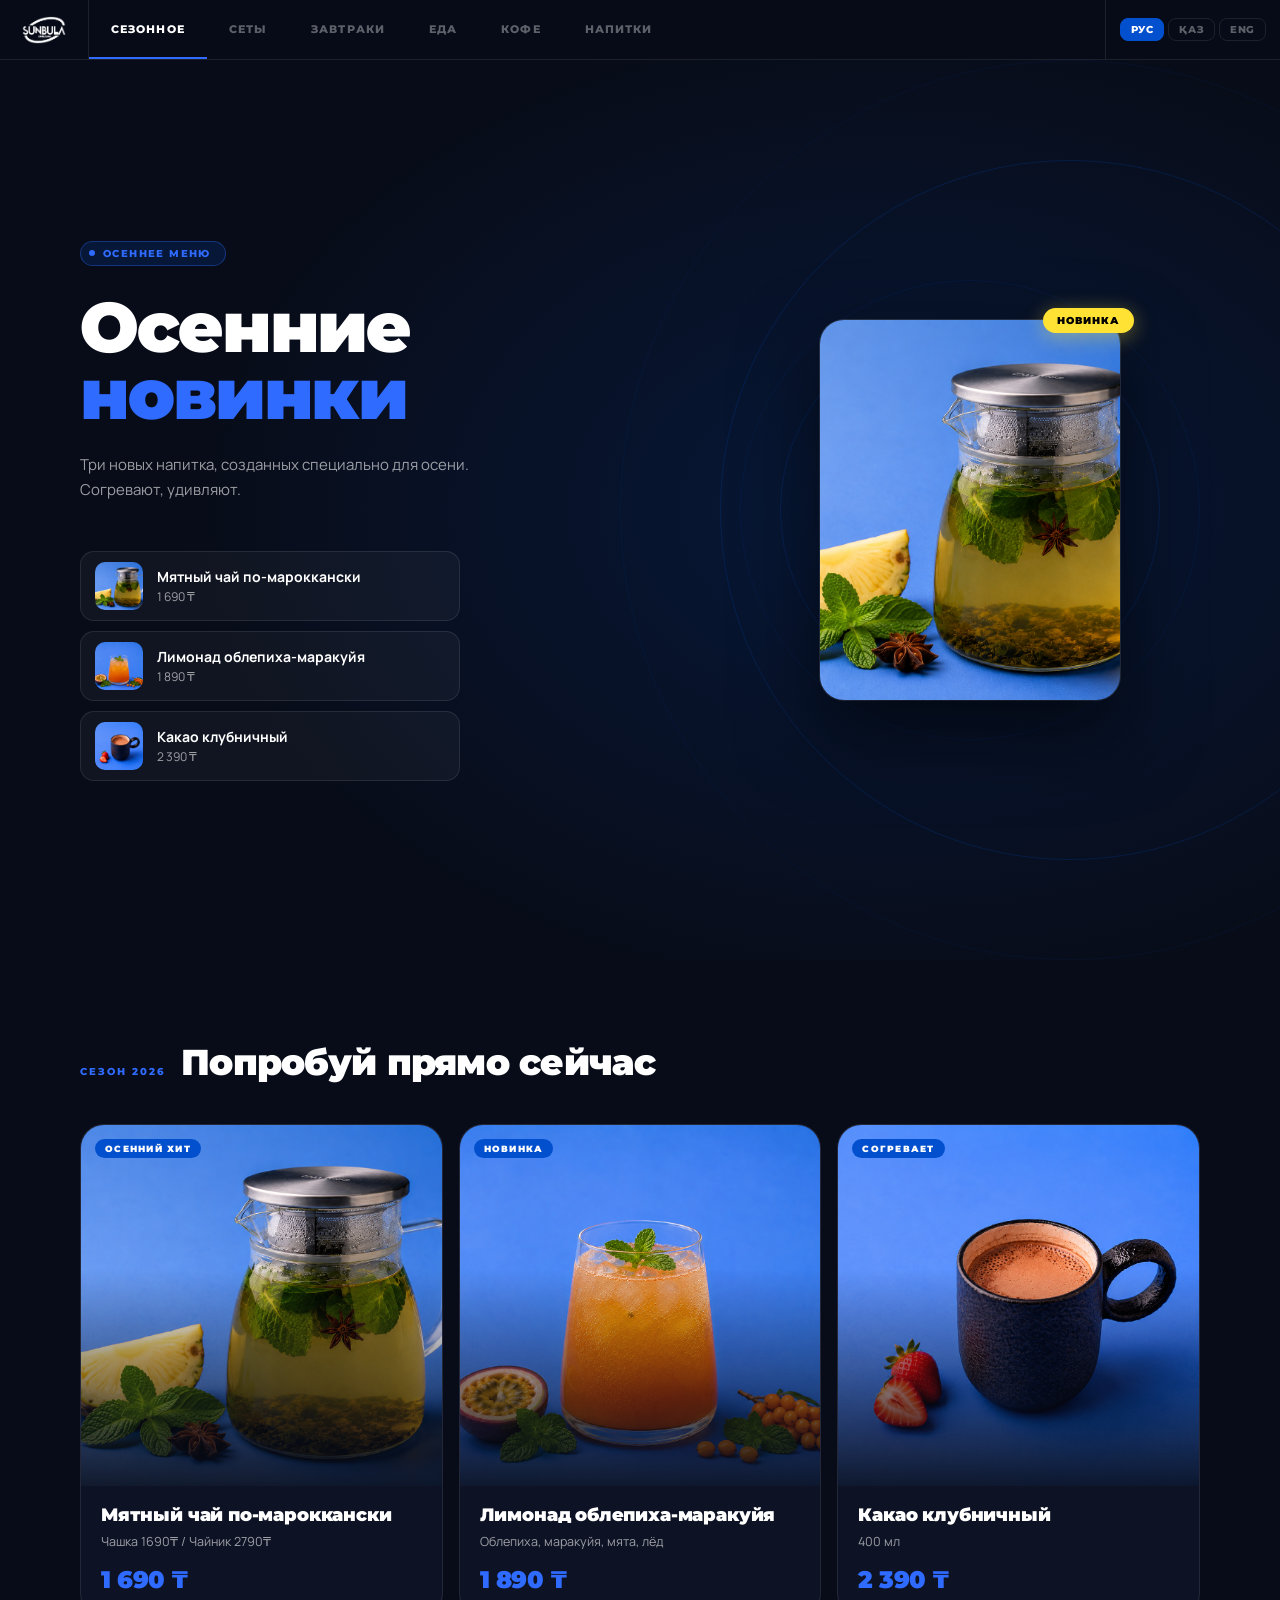
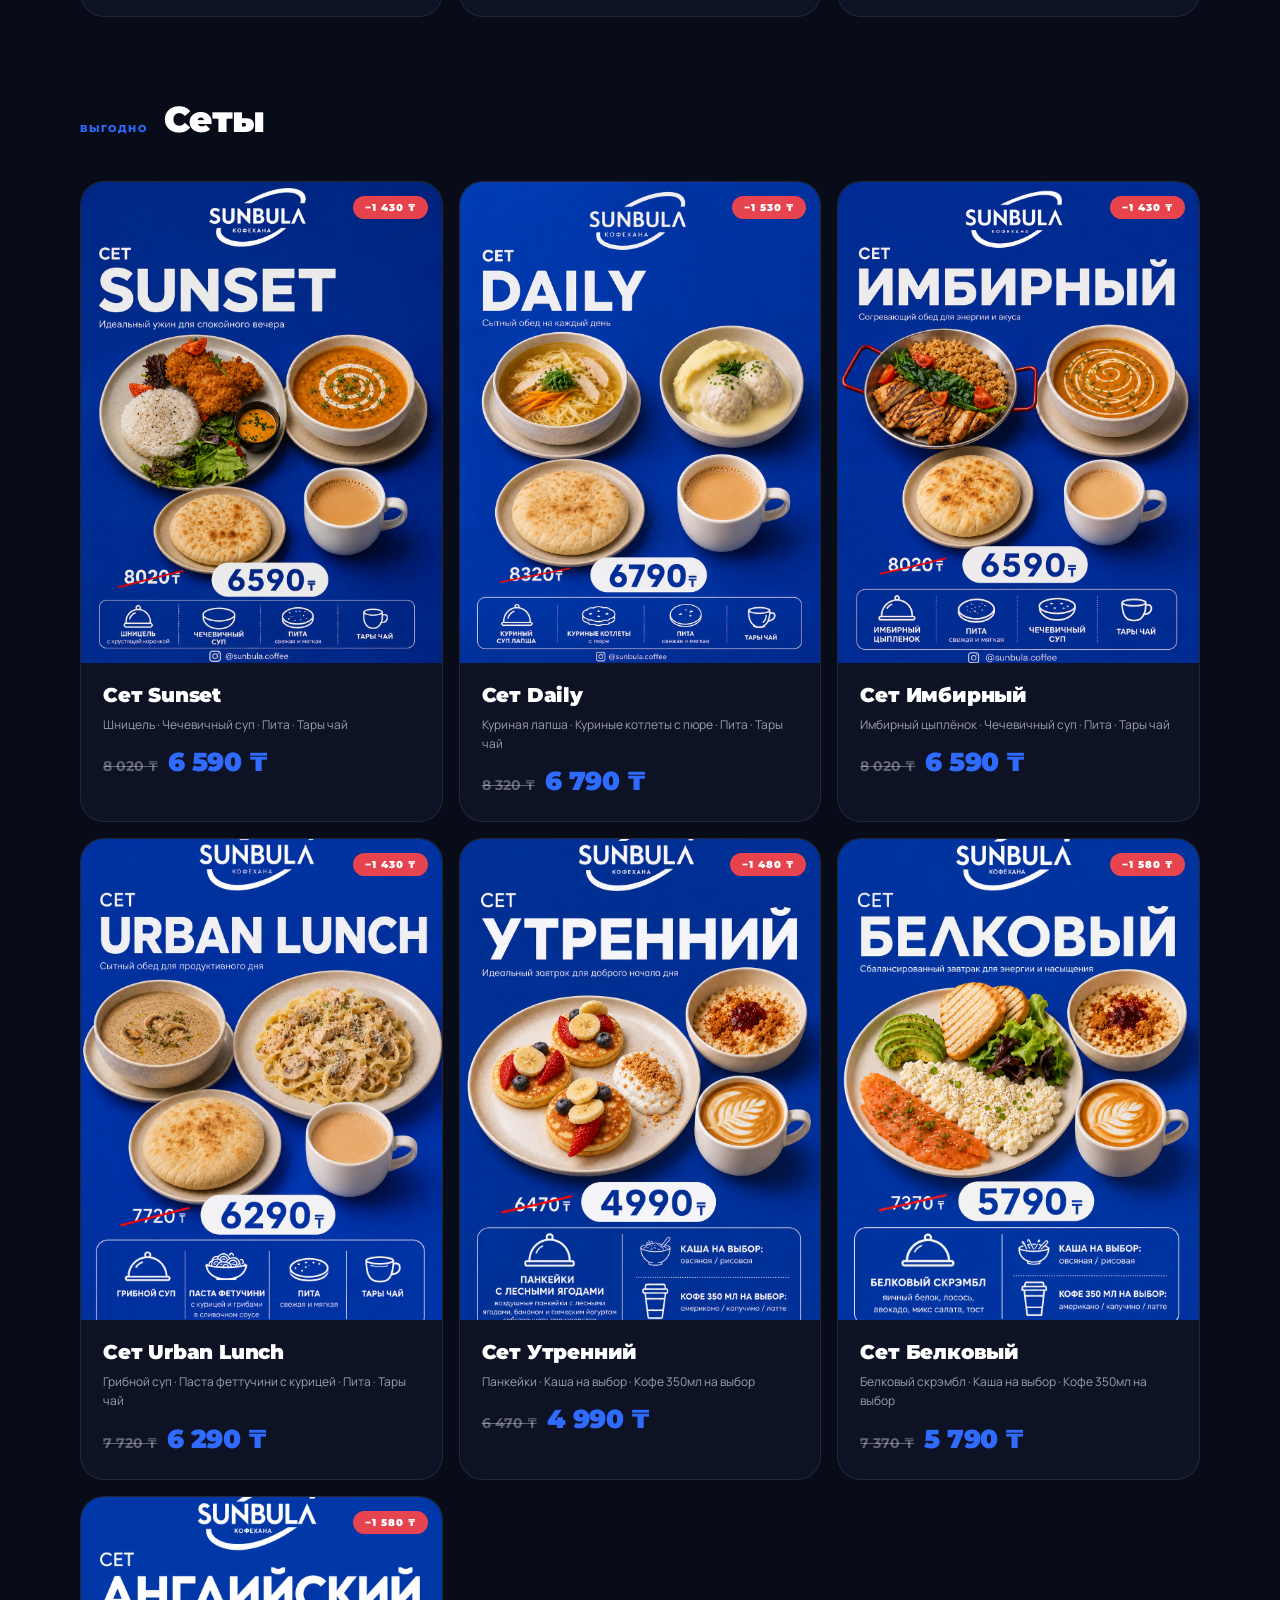
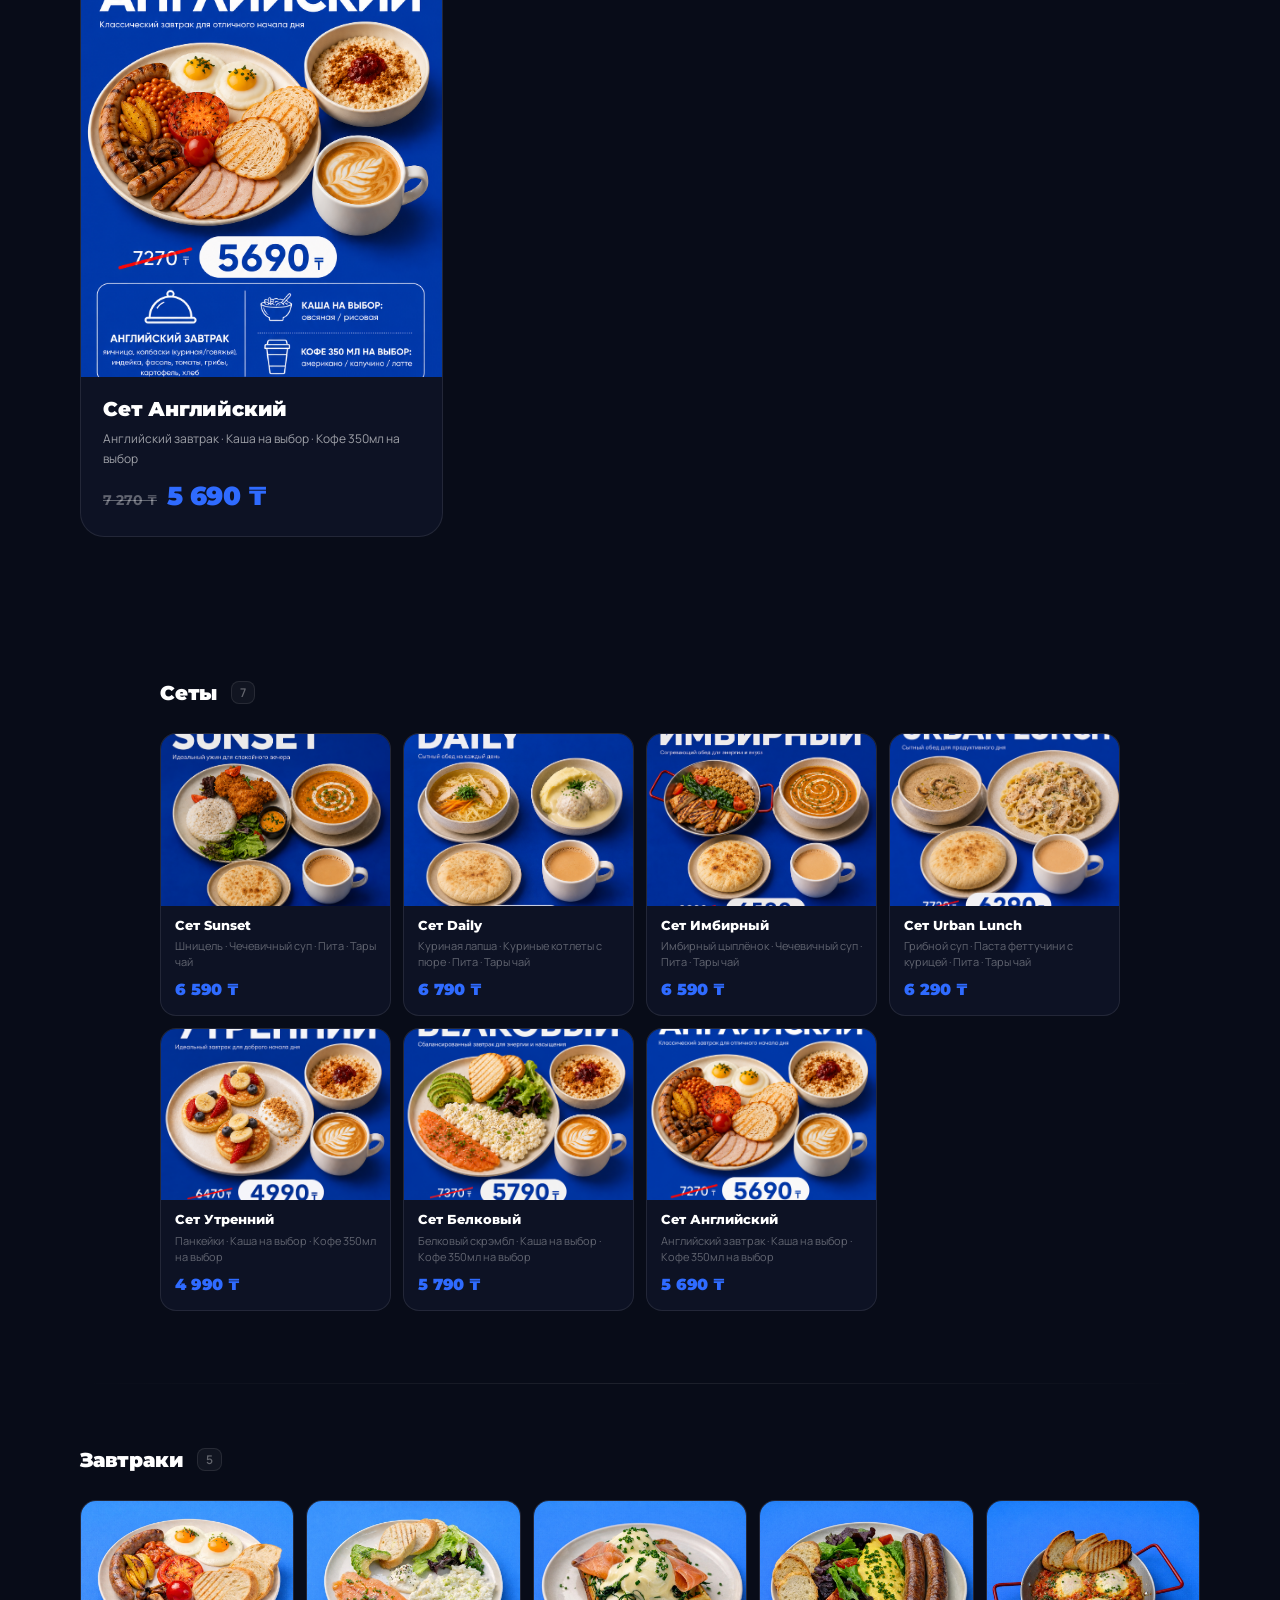
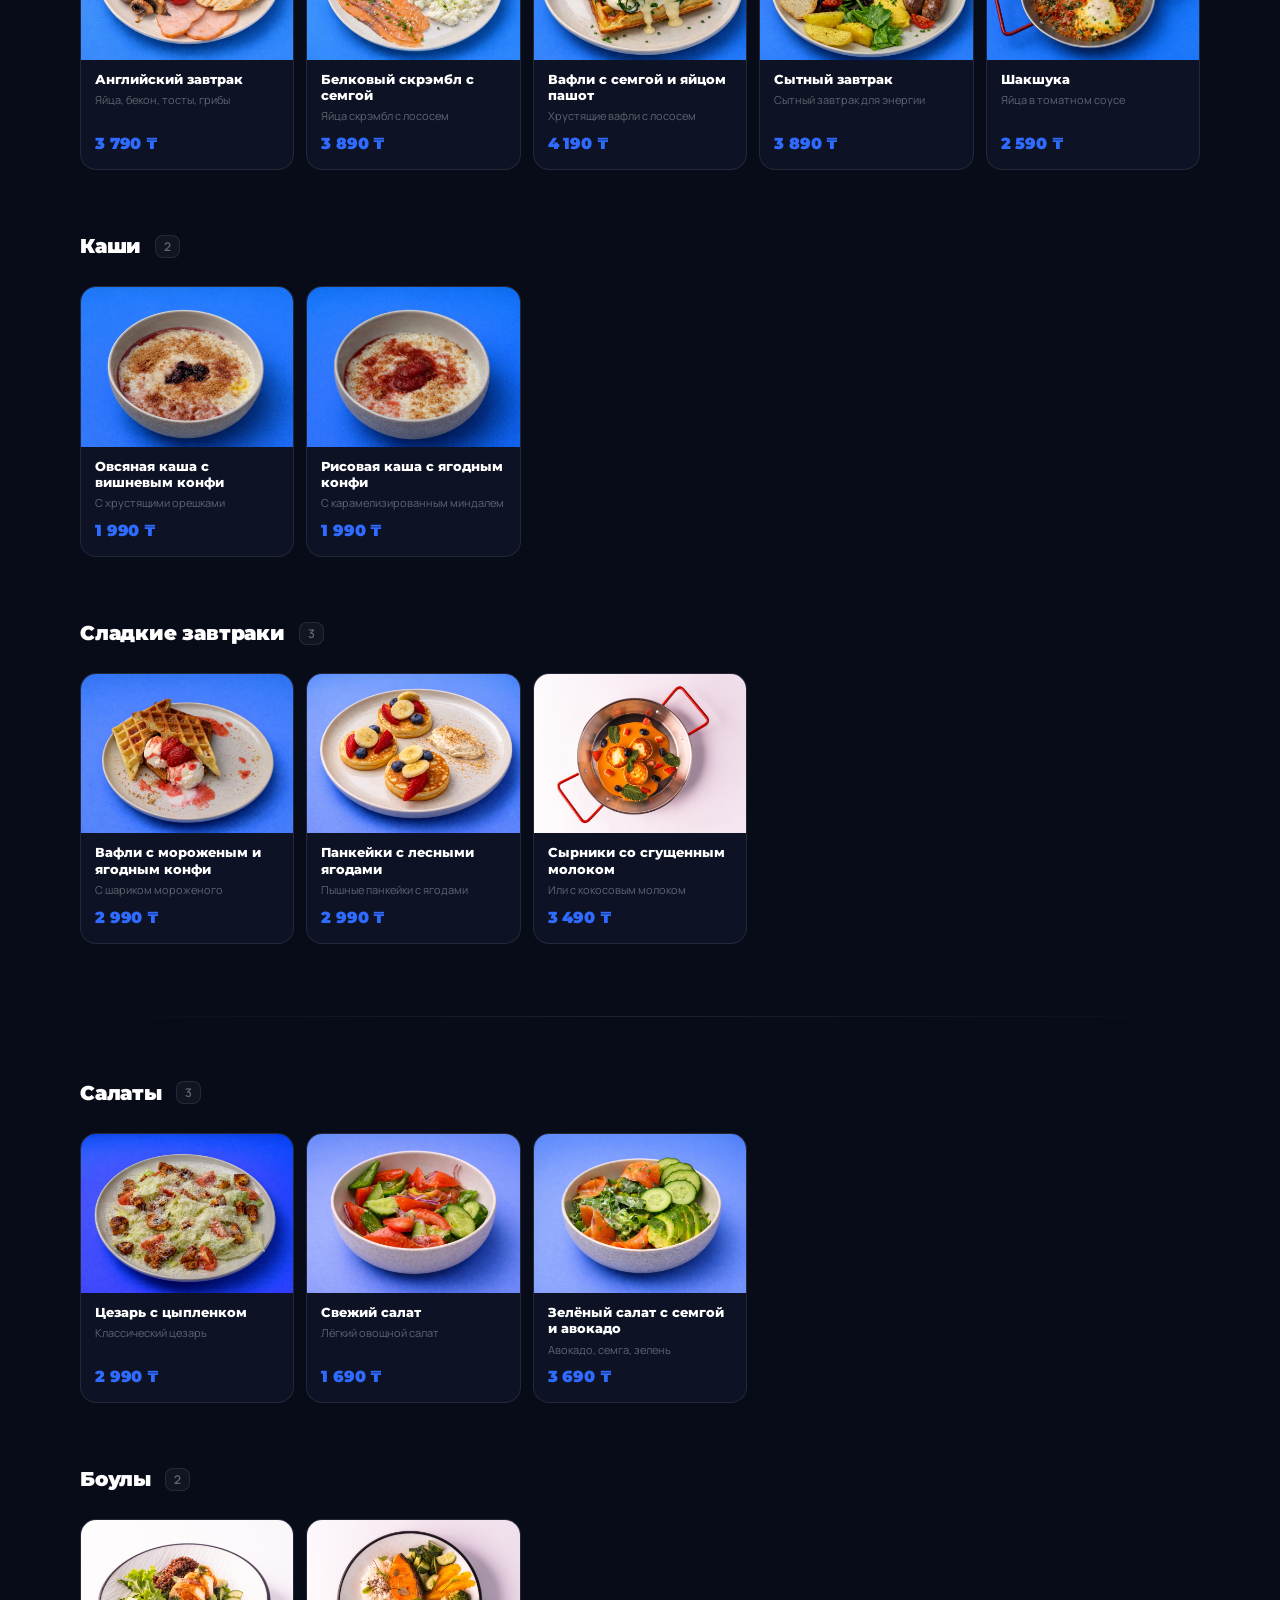
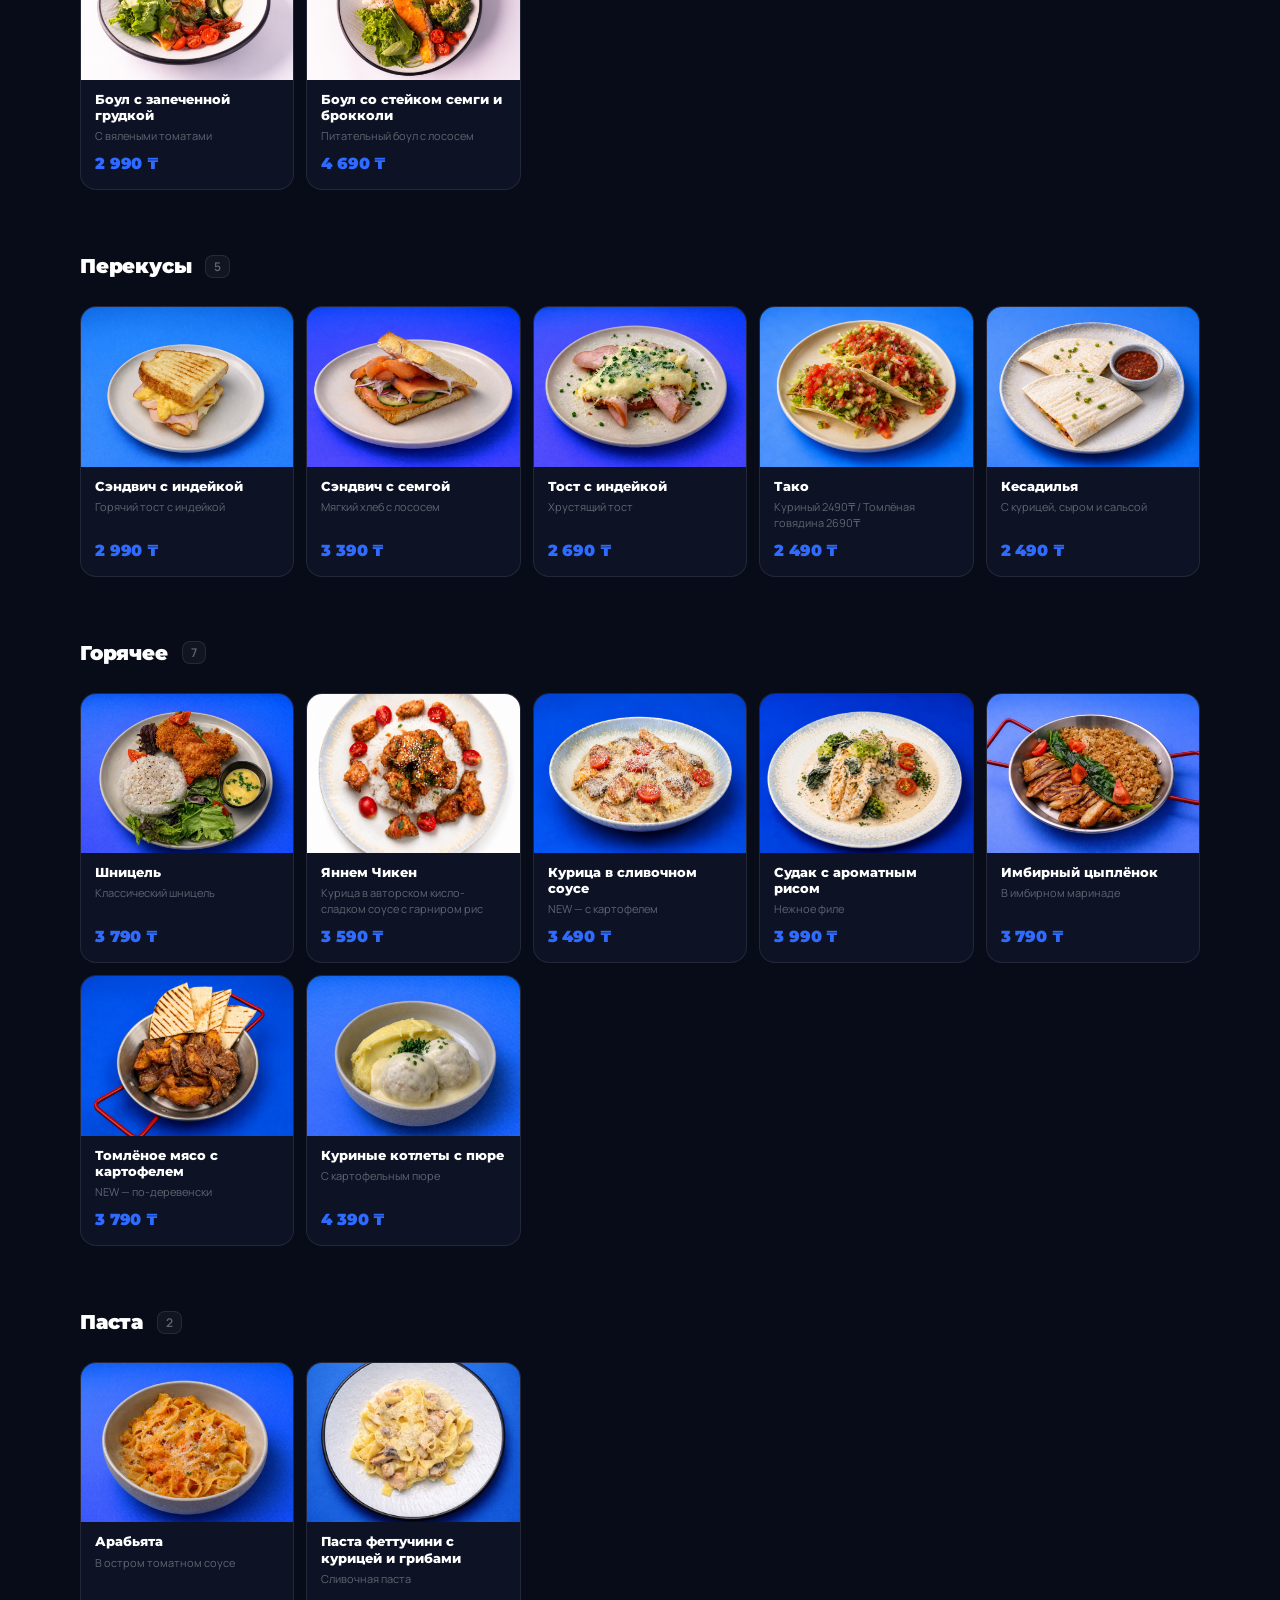
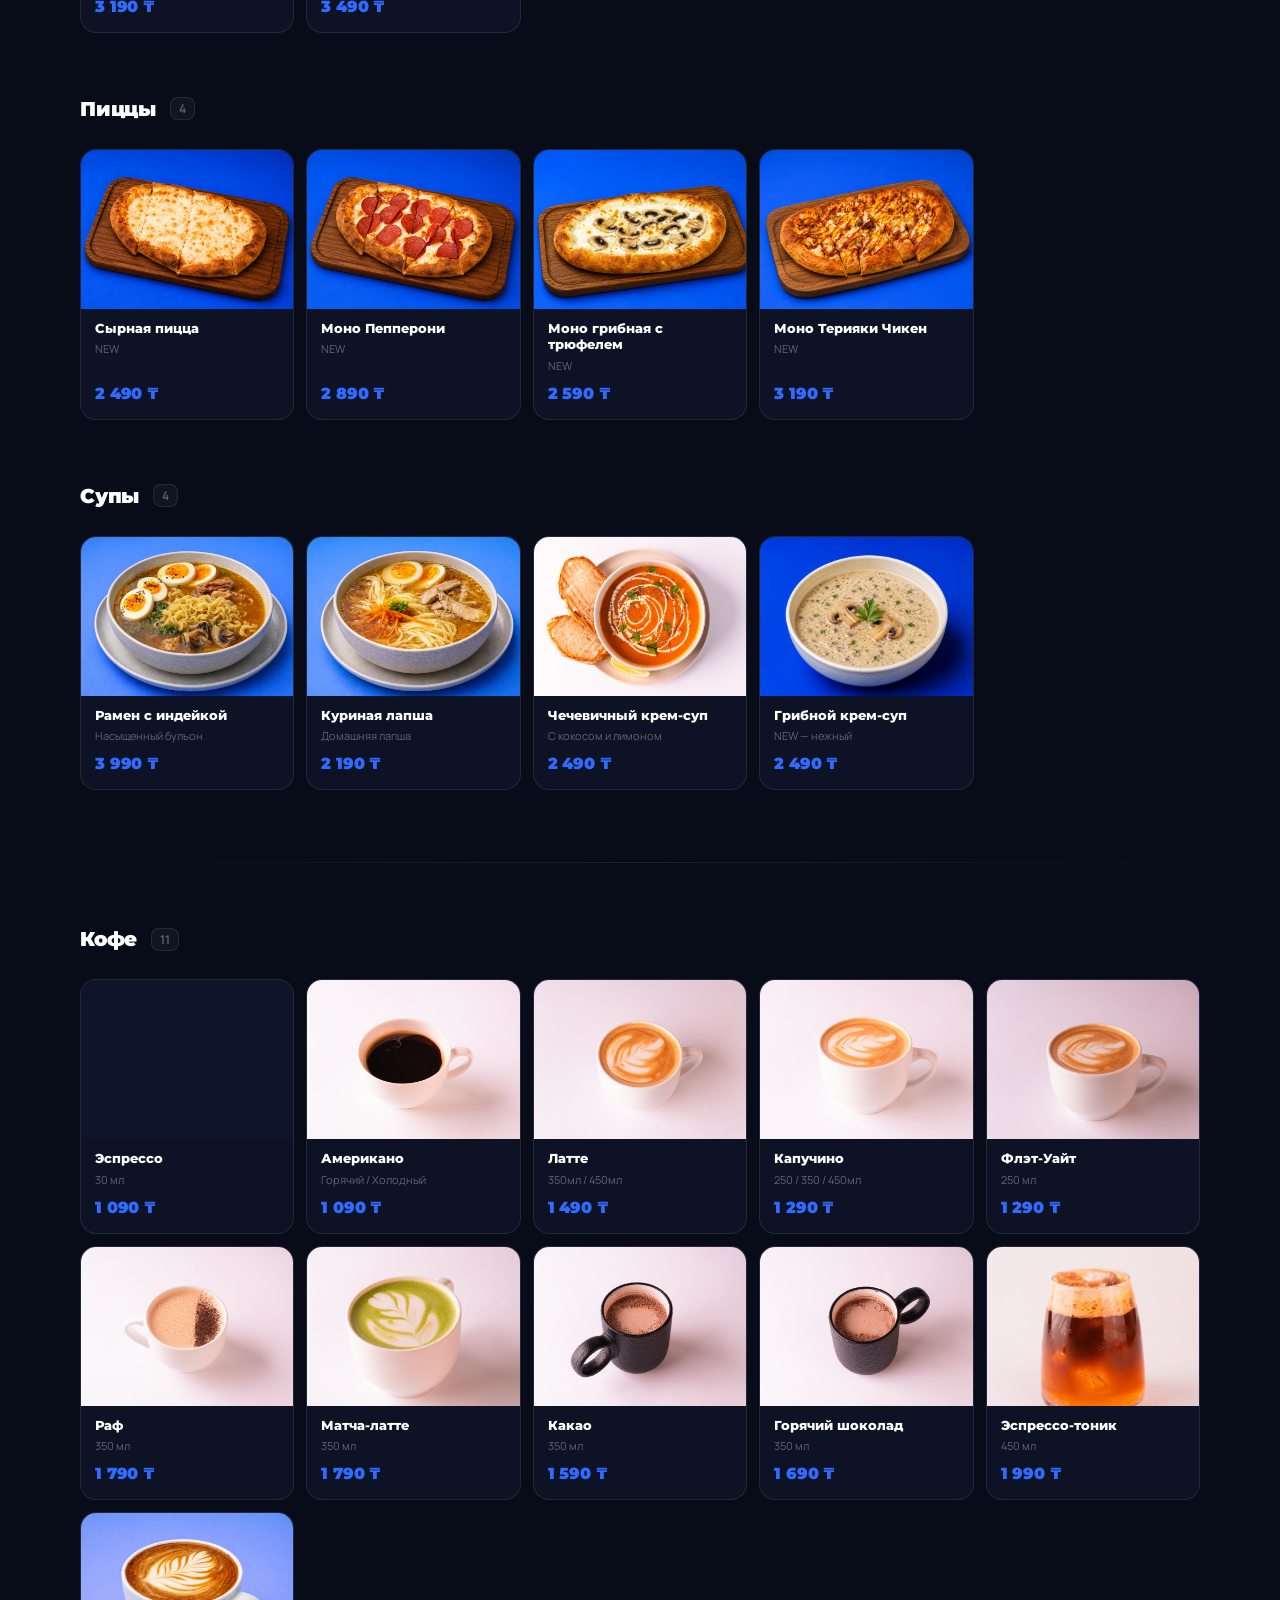
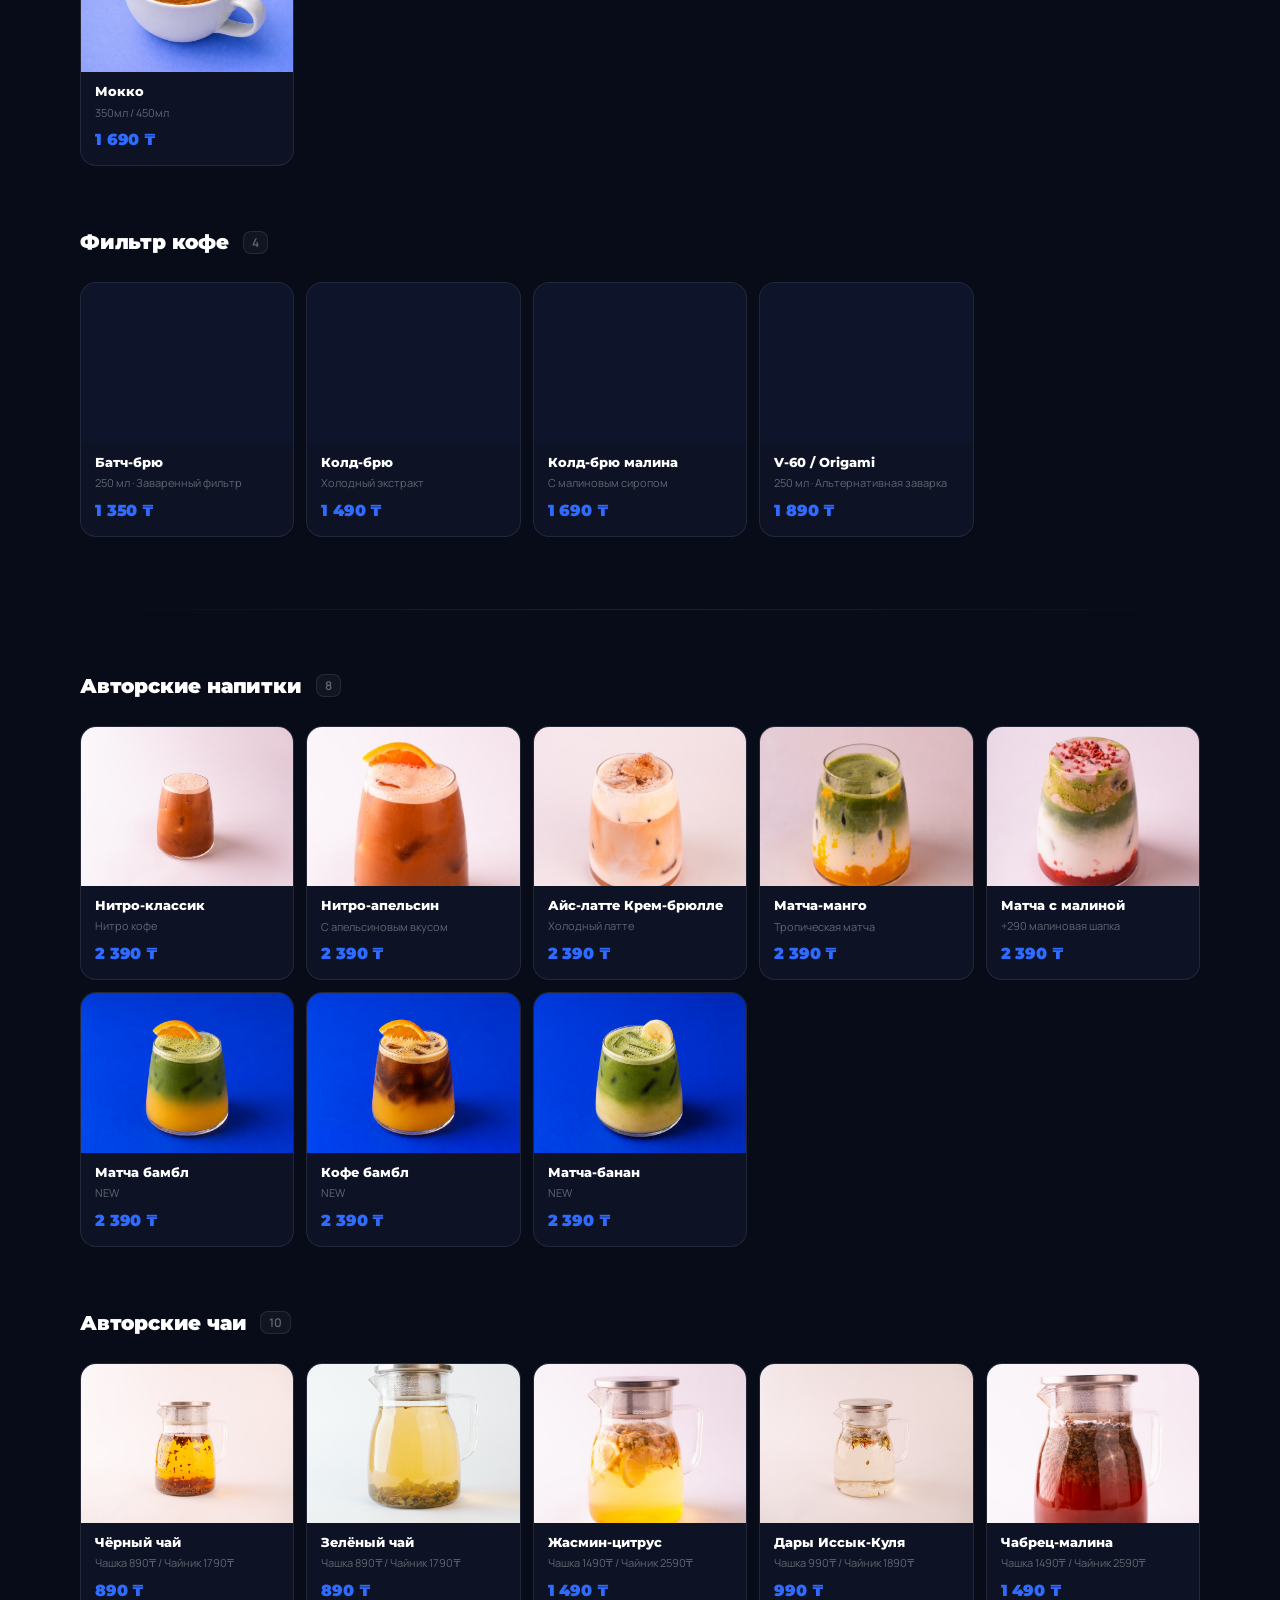
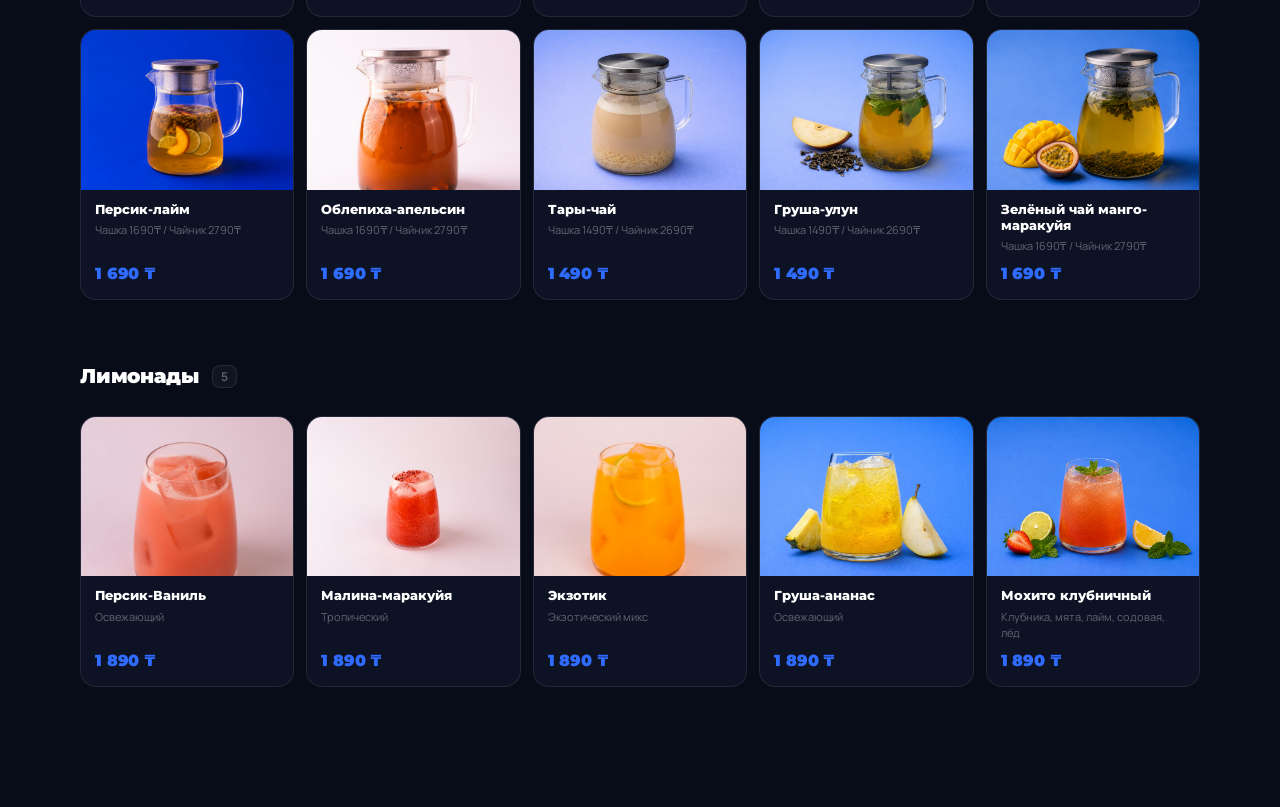
<file: showcase.html>
<!DOCTYPE html>
<html lang="ru">
<head>
  <meta charset="UTF-8">
  <meta name="viewport" content="width=device-width, initial-scale=1.0, viewport-fit=cover">
  <title>Sunbula — Меню</title>
  <link rel="preconnect" href="https://fonts.googleapis.com">
  <link href="https://fonts.googleapis.com/css2?family=Montserrat:wght@400;500;600;700;800;900&family=Manrope:wght@300;400;500;600;700&display=swap" rel="stylesheet">
  <style>
    :root{
      --blue:#0250ce;
      --blue-bright:#2F6BFF;
      --blue-glow:rgba(2,80,206,.35);
      --navy:#080C18;
      --navy-2:#0D1224;
      --navy-3:#111830;
      --surface:rgba(255,255,255,.04);
      --surface-2:rgba(255,255,255,.07);
      --border:rgba(255,255,255,.09);
      --border-2:rgba(255,255,255,.15);
      --text:#FFFFFF;
      --text-60:rgba(255,255,255,.60);
      --text-35:rgba(255,255,255,.35);
      --gold:#FFE234;
      --serif:'Montserrat',system-ui,sans-serif;
      --sans:'Manrope',system-ui,sans-serif;
      --r:16px; --r-lg:24px; --r-xl:32px;
      --nav-h:60px;
      --ease:cubic-bezier(.22,1,.36,1);
    }
    *,*::before,*::after{box-sizing:border-box;margin:0;padding:0;}
    html{scroll-behavior:smooth;}
    body{
      font-family:var(--sans);
      background:var(--navy);
      color:var(--text);
      -webkit-font-smoothing:antialiased;
      overflow-x:hidden;
    }

    /* ─── NAV ──────────────────────────────────────── */
    #nav{
      position:sticky;top:0;z-index:200;height:var(--nav-h);
      background:rgba(8,12,24,.85);
      backdrop-filter:blur(20px);-webkit-backdrop-filter:blur(20px);
      border-bottom:1px solid var(--border);
      display:flex;align-items:stretch;
    }
    #nav-logo{
      flex-shrink:0;display:flex;align-items:center;
      padding:0 22px;border-right:1px solid var(--border);
    }
    #nav-logo img{height:28px;width:auto;filter:brightness(0) invert(1);}
    #nav-tabs{display:flex;align-items:stretch;overflow-x:auto;flex:1;scrollbar-width:none;}
    #nav-tabs::-webkit-scrollbar{display:none;}
    .nav-tab{
      flex-shrink:0;padding:0 22px;border:none;background:none;
      font-family:var(--serif);font-size:11px;font-weight:800;
      letter-spacing:.1em;text-transform:uppercase;
      color:var(--text-35);cursor:pointer;
      border-bottom:2px solid transparent;
      transition:color .18s,border-color .18s;white-space:nowrap;
    }
    .nav-tab:hover{color:var(--text-60);}
    .nav-tab.active{color:var(--text);border-bottom-color:var(--blue-bright);}
    #nav-lang{
      flex-shrink:0;display:flex;align-items:center;gap:4px;
      padding:0 14px;border-left:1px solid var(--border);
    }
    .lang-btn{
      padding:4px 10px;border-radius:8px;border:1px solid var(--border);
      background:none;font-family:var(--serif);font-size:10px;font-weight:800;
      cursor:pointer;color:var(--text-35);transition:all .15s;letter-spacing:.06em;
    }
    .lang-btn.active{background:var(--blue);border-color:var(--blue);color:#fff;}

    .section-anchor{scroll-margin-top:calc(var(--nav-h) + 8px);}

    /* ─── HERO ─────────────────────────────────────── */
    #section-seasonal{
      min-height:100svh;
      display:grid;grid-template-columns:1fr 460px;
      align-items:center;gap:0;
      padding:0 80px 0 80px;
      position:relative;overflow:hidden;
      background:radial-gradient(ellipse 80% 80% at 70% 50%, rgba(2,80,206,.18) 0%, transparent 70%),
                 var(--navy);
    }
    /* big decorative oval — brand motif */
    #section-seasonal::before{
      content:'';position:absolute;
      width:700px;height:700px;border-radius:50%;
      border:1px solid rgba(2,80,206,.2);
      right:-140px;top:50%;transform:translateY(-50%);
      pointer-events:none;
    }
    #section-seasonal::after{
      content:'';position:absolute;
      width:900px;height:900px;border-radius:50%;
      border:1px solid rgba(2,80,206,.08);
      right:-240px;top:50%;transform:translateY(-50%);
      pointer-events:none;
    }

    .hero-left{position:relative;z-index:2;padding:80px 0;}
    .hero-tag{
      display:inline-flex;align-items:center;gap:8px;
      background:rgba(2,80,206,.18);border:1px solid rgba(47,107,255,.35);
      border-radius:100px;padding:5px 14px 5px 8px;
      margin-bottom:28px;
    }
    .hero-tag-dot{
      width:6px;height:6px;border-radius:50%;background:var(--blue-bright);
      animation:pulse 2s ease-in-out infinite;
    }
    @keyframes pulse{0%,100%{opacity:1;transform:scale(1);}50%{opacity:.5;transform:scale(.8);}}
    .hero-tag-text{
      font-family:var(--serif);font-size:10px;font-weight:800;
      letter-spacing:.14em;text-transform:uppercase;color:var(--blue-bright);
    }
    .hero-title{
      font-family:var(--serif);
      font-size:clamp(52px,5.5vw,80px);
      font-weight:900;line-height:.95;
      letter-spacing:-.03em;
      color:var(--text);
      margin-bottom:24px;
    }
    .hero-title em{font-style:normal;color:var(--blue-bright);}
    .hero-sub{
      font-size:15px;color:var(--text-60);line-height:1.7;
      max-width:400px;margin-bottom:48px;font-weight:400;
    }
    .hero-pills{display:flex;flex-direction:column;gap:10px;max-width:380px;}
    .hero-pill{
      display:flex;align-items:center;gap:14px;
      background:var(--surface);border:1px solid var(--border);
      border-radius:14px;padding:10px 14px;
      transition:background .2s,border-color .2s;cursor:default;
    }
    .hero-pill:hover{background:var(--surface-2);border-color:var(--border-2);}
    .hero-pill-img{
      width:48px;height:48px;border-radius:10px;
      object-fit:cover;flex-shrink:0;background:var(--navy-3);
    }
    .hero-pill-name{font-weight:700;font-size:14px;}
    .hero-pill-price{font-size:12px;color:var(--text-60);margin-top:2px;}

    /* ─── 3D FLIP CARD ─────────────────────────────── */
    .hero-right{
      position:relative;z-index:2;
      display:flex;align-items:center;justify-content:center;
      perspective:1100px;padding:80px 0;
    }
    .card-stage{position:relative;width:300px;height:380px;}

    .card-flipper{
      width:300px;height:380px;
      transform-style:preserve-3d;
      animation:flipCard 7s cubic-bezier(.45,0,.55,1) infinite;
      position:relative;
    }
    @keyframes flipCard{
      0%   {transform:rotateY(0deg)   translateY(0);}
      35%  {transform:rotateY(165deg) translateY(-16px);}
      50%  {transform:rotateY(180deg) translateY(-16px);}
      85%  {transform:rotateY(345deg) translateY(0);}
      100% {transform:rotateY(360deg) translateY(0);}
    }
    .c-face{
      position:absolute;inset:0;border-radius:24px;overflow:hidden;
      backface-visibility:hidden;-webkit-backface-visibility:hidden;
    }
    .c-front{
      box-shadow:0 32px 80px rgba(0,0,0,.6),0 0 0 1px var(--border-2);
    }
    .c-front img{width:100%;height:100%;object-fit:cover;display:block;}
    .c-front::after{
      content:'';position:absolute;inset:0;
      background:linear-gradient(145deg,rgba(255,255,255,.12) 0%,transparent 55%);
      pointer-events:none;
    }
    .c-back{
      transform:rotateY(180deg);
      background:linear-gradient(135deg,rgba(2,47,140,.7) 0%,rgba(6,18,50,.85) 100%);
      backdrop-filter:blur(24px);
      border:1px solid rgba(47,107,255,.35);
      box-shadow:0 32px 80px rgba(0,0,0,.6);
      display:flex;flex-direction:column;align-items:center;justify-content:center;
      gap:14px;padding:32px 26px;text-align:center;
    }
    .c-back-tag{
      font-family:var(--serif);font-size:9px;font-weight:800;
      letter-spacing:.2em;text-transform:uppercase;color:var(--blue-bright);opacity:.8;
    }
    .c-back-name{font-family:var(--serif);font-size:20px;font-weight:900;line-height:1.15;}
    .c-back-desc{font-size:12px;color:var(--text-60);line-height:1.6;}
    .c-back-price{
      font-family:var(--serif);font-size:32px;font-weight:900;
      color:var(--gold);text-shadow:0 0 30px rgba(255,226,52,.3);
      letter-spacing:-.02em;
    }

    /* badge */
    .card-badge{
      position:absolute;top:-12px;right:-14px;z-index:10;
      background:var(--gold);color:#000;
      font-family:var(--serif);font-size:10px;font-weight:900;
      letter-spacing:.1em;text-transform:uppercase;
      padding:6px 14px;border-radius:100px;
      box-shadow:0 4px 20px rgba(255,226,52,.4);
      animation:badgePop 3s ease-in-out infinite;
    }
    @keyframes badgePop{
      0%,100%{transform:rotate(-3deg) scale(1);}
      50%    {transform:rotate(-3deg) scale(1.05);}
    }
    /* orbit rings */
    .orbit-wrap{
      position:absolute;inset:-80px;
      display:flex;align-items:center;justify-content:center;
      pointer-events:none;
    }
    .orbit-r{
      position:absolute;border-radius:50%;
      border:1px solid rgba(2,80,206,.2);
      animation:orbitSpin 16s linear infinite;
    }
    .orbit-r:nth-child(1){width:380px;height:380px;}
    .orbit-r:nth-child(2){width:460px;height:460px;animation-duration:24s;animation-direction:reverse;border-color:rgba(2,80,206,.10);}
    @keyframes orbitSpin{from{transform:rotate(0deg);}to{transform:rotate(360deg);}}

    /* ─── SEASONAL SECTION ─────────────────────────── */
    #section-seasonal-cards{padding:80px 80px 0;}
    .sec-header{display:flex;align-items:baseline;gap:16px;margin-bottom:40px;}
    .sec-label{
      font-family:var(--serif);font-size:10px;font-weight:800;
      letter-spacing:.2em;text-transform:uppercase;color:var(--blue-bright);
    }
    .sec-title{
      font-family:var(--serif);font-size:36px;font-weight:900;
      letter-spacing:-.02em;
    }

    /* 3-col seasonal grid */
    .seasonal-grid{
      display:grid;
      grid-template-columns:repeat(3,1fr);
      gap:16px;
    }
    .s-card{
      position:relative;border-radius:var(--r-lg);overflow:hidden;
      background:var(--navy-2);border:1px solid var(--border);
      transition:transform .3s var(--ease),box-shadow .3s var(--ease);
      cursor:default;
    }
    .s-card:hover{
      transform:translateY(-6px);
      box-shadow:0 24px 60px rgba(0,0,0,.5),0 0 0 1px rgba(47,107,255,.25);
    }
    .s-card-img-wrap{width:100%;aspect-ratio:1/1;overflow:hidden;position:relative;}
    .s-card-img-wrap img{
      width:100%;height:100%;object-fit:cover;display:block;
      transition:transform .5s var(--ease);
    }
    .s-card:hover .s-card-img-wrap img{transform:scale(1.04);}
    .s-card-img-wrap::after{
      content:'';position:absolute;inset:0;
      background:linear-gradient(to bottom,transparent 40%,rgba(8,12,24,.9) 100%);
    }
    .s-badge{
      position:absolute;top:14px;left:14px;z-index:2;
      background:var(--blue);
      font-family:var(--serif);font-size:9px;font-weight:900;
      letter-spacing:.14em;text-transform:uppercase;
      padding:4px 10px;border-radius:100px;color:#fff;
    }
    .s-body{padding:18px 20px 22px;}
    .s-name{
      font-family:var(--serif);font-size:18px;font-weight:900;
      letter-spacing:-.01em;margin-bottom:6px;
    }
    .s-desc{font-size:12.5px;color:var(--text-60);line-height:1.55;margin-bottom:14px;}
    .s-price{
      font-family:var(--serif);font-size:24px;font-weight:900;
      color:var(--blue-bright);letter-spacing:-.02em;
    }

    /* ─── SETS ──────────────────────────────────────── */
    #section-sets{padding:80px 80px 0;}
    .sets-grid{
      display:grid;
      grid-template-columns:repeat(auto-fill,minmax(300px,1fr));
      gap:16px;
    }
    .set-card{
      position:relative;border-radius:var(--r-lg);overflow:hidden;
      background:var(--navy-2);border:1px solid var(--border);
      display:flex;flex-direction:column;
      transition:transform .3s var(--ease),box-shadow .3s var(--ease),border-color .3s;
    }
    .set-card:hover{
      transform:translateY(-5px);
      box-shadow:0 24px 60px rgba(0,0,0,.5);
      border-color:rgba(47,107,255,.3);
    }
    .set-card-img{width:100%;aspect-ratio:3/4;object-fit:cover;display:block;}
    .set-card-img-ph{
      width:100%;aspect-ratio:3/4;background:var(--navy-3);
      display:flex;align-items:center;justify-content:center;
      font-size:48px;opacity:.3;
    }
    .set-card-body{padding:20px 22px 24px;display:flex;flex-direction:column;gap:8px;}
    .set-card-name{
      font-family:var(--serif);font-size:20px;font-weight:900;
      letter-spacing:-.01em;
    }
    .set-card-desc{font-size:12px;color:var(--text-60);line-height:1.6;}
    .set-card-prices{display:flex;align-items:baseline;gap:10px;margin-top:4px;}
    .set-card-old{
      font-family:var(--serif);font-size:14px;font-weight:700;
      color:var(--text-35);text-decoration:line-through;
    }
    .set-card-price{
      font-family:var(--serif);font-size:26px;font-weight:900;
      color:var(--blue-bright);letter-spacing:-.02em;
    }
    .set-save-badge{
      position:absolute;top:14px;right:14px;
      background:rgba(255,70,70,.9);backdrop-filter:blur(8px);
      font-family:var(--serif);font-size:10px;font-weight:900;
      letter-spacing:.1em;text-transform:uppercase;
      color:#fff;padding:5px 12px;border-radius:100px;
    }

    @media(max-width:1024px){
      #section-sets{padding-left:40px;padding-right:40px;}
      .sets-grid{grid-template-columns:repeat(auto-fill,minmax(250px,1fr));}
    }
    @media(max-width:700px){
      #section-sets{padding-left:24px;padding-right:24px;}
      .sets-grid{grid-template-columns:1fr 1fr;}
      .set-card-img,.set-card-img-ph{aspect-ratio:4/3;}
    }

    /* ─── MENU CONTENT ─────────────────────────────── */
    .content{padding:0 0 120px;}

    /* group separator */
    .group-sep{
      height:1px;
      background:linear-gradient(90deg,transparent,var(--border),transparent);
      margin:72px 80px 0;
    }

    /* category block */
    .cat-block{padding:64px 80px 0;}
    .cat-hd{display:flex;align-items:center;gap:14px;margin-bottom:28px;}
    .cat-name-el{
      font-family:var(--serif);font-size:20px;font-weight:900;
      letter-spacing:-.01em;
    }
    .cat-ct{
      font-size:12px;color:var(--text-35);font-weight:600;
      background:var(--surface);border:1px solid var(--border);
      border-radius:8px;padding:2px 8px;
    }

    /* ─── CARD GRID ─────────────────────────────────── */
    .card-grid{
      display:grid;
      grid-template-columns:repeat(auto-fill,minmax(190px,1fr));
      gap:12px;
    }
    .m-card{
      background:var(--navy-2);border-radius:var(--r);
      border:1px solid var(--border);overflow:hidden;
      display:flex;flex-direction:column;
      transition:transform .25s var(--ease),border-color .25s,box-shadow .25s;
    }
    .m-card:hover{
      transform:translateY(-3px);
      border-color:rgba(47,107,255,.3);
      box-shadow:0 12px 36px rgba(0,0,0,.4);
    }
    .m-card-img{
      width:100%;aspect-ratio:4/3;object-fit:cover;display:block;
      background:var(--navy-3);
    }
    .m-card-ph{
      width:100%;aspect-ratio:4/3;background:var(--navy-3);
      display:flex;align-items:center;justify-content:center;font-size:30px;opacity:.4;
    }
    .m-card-body{
      padding:12px 14px 16px;flex:1;
      display:flex;flex-direction:column;gap:4px;
    }
    .m-card-name{
      font-family:var(--serif);font-size:12.5px;font-weight:800;
      line-height:1.3;color:var(--text);
    }
    .m-card-desc{
      font-size:11px;color:var(--text-35);line-height:1.45;flex:1;
    }
    .m-card-price{
      font-family:var(--serif);font-size:16px;font-weight:900;
      color:var(--blue-bright);margin-top:6px;letter-spacing:-.01em;
    }

    /* ─── RESPONSIVE ────────────────────────────────── */
    @media(max-width:1024px){
      #section-seasonal{
        grid-template-columns:1fr;padding:60px 40px;
        min-height:auto;gap:48px;
      }
      .hero-left{padding:0;}
      .hero-right{padding:0;justify-content:flex-start;}
      #section-seasonal-cards,.cat-block{padding-left:40px;padding-right:40px;}
      .group-sep{margin-left:40px;margin-right:40px;}
      .seasonal-grid{grid-template-columns:1fr 1fr;}
    }
    @media(max-width:700px){
      #section-seasonal{padding:40px 20px;gap:32px;}
      .hero-title{font-size:clamp(36px,9vw,56px);}
      .seasonal-grid{grid-template-columns:1fr 1fr;}
      #section-seasonal-cards,.cat-block,#section-sets{padding-left:16px;padding-right:16px;}
      .group-sep{margin-left:16px;margin-right:16px;}
      .card-grid{grid-template-columns:1fr 1fr;gap:8px;}
      .hero-right{display:none;}
      .hero-pills{gap:8px;}
      .hero-pill{padding:8px 12px;}
      .hero-pill-img{width:40px;height:40px;}
      .hero-sub{margin-bottom:28px;}
      .sec-title{font-size:24px;}
      .s-name{font-size:15px;}
      .s-price{font-size:20px;}
      .cat-name-el{font-size:17px;}
      .cat-block{padding-top:40px;}
      .group-sep{margin-top:40px;}
      #section-seasonal-cards{padding-top:40px;}
      #section-sets{padding-top:40px;}
      .sets-grid{grid-template-columns:1fr 1fr;gap:10px;}
      .set-card-body{padding:12px 14px 16px;}
      .set-card-name{font-size:13px;}
      .set-card-desc{font-size:10px;}
      .set-card-price{font-size:18px;}
      .set-card-old{font-size:11px;}
      .set-save-badge{font-size:8px;padding:4px 8px;top:8px;right:8px;}
      .m-card-name{font-size:11.5px;}
      .m-card-price{font-size:14px;}
      .m-card-body{padding:8px 10px 12px;}
    }
    @media(max-width:480px){
      :root{--nav-h:52px;}
      #nav-logo{padding:0 12px;}
      #nav-logo img{height:22px;}
      .lang-btn{padding:3px 7px;font-size:9px;}
      #nav-lang{padding:0 8px;gap:3px;}
      #section-seasonal{padding:32px 16px;}
      .hero-tag{margin-bottom:16px;}
      .hero-tag-text{font-size:9px;}
      .hero-title{font-size:clamp(32px,8.5vw,48px);margin-bottom:14px;}
      .hero-sub{font-size:13px;margin-bottom:20px;}
      .hero-pill-name{font-size:13px;}
      .hero-pill-price{font-size:11px;}
      .seasonal-grid{grid-template-columns:1fr;}
      .s-card-img-wrap{aspect-ratio:16/9;}
      .sets-grid{grid-template-columns:1fr;}
      .set-card-img,.set-card-img-ph{aspect-ratio:16/9;}
      .card-grid{grid-template-columns:1fr 1fr;gap:7px;}
    }
  </style>
</head>
<body>

<!-- NAV -->
<nav id="nav">
  <div id="nav-logo"><img id="logo-img" src="" alt="Sunbula"></div>
  <div id="nav-tabs"></div>
  <div id="nav-lang">
    <button class="lang-btn active" onclick="setLang('ru')">РУС</button>
    <button class="lang-btn" onclick="setLang('kz')">ҚАЗ</button>
    <button class="lang-btn" onclick="setLang('en')">ENG</button>
  </div>
</nav>

<!-- HERO -->
<section id="section-seasonal" class="section-anchor">
  <div class="hero-left">
    <div class="hero-tag">
      <div class="hero-tag-dot"></div>
      <span class="hero-tag-text" id="hero-tag">Сезонное меню</span>
    </div>
    <div class="hero-title" id="hero-title">Летние<br><em>новинки</em></div>
    <div class="hero-sub" id="hero-sub">Три новых напитка, созданных специально для этого лета. Освежают, удивляют, остаются в памяти.</div>
    <div class="hero-pills" id="hero-pills"></div>
  </div>

  <div class="hero-right">
    <div class="card-stage">
      <div class="orbit-wrap">
        <div class="orbit-r"></div>
        <div class="orbit-r"></div>
      </div>
      <div class="card-flipper">
        <div class="c-face c-front">
          <img id="flip-img" src="images/autumn-tea-moroccan.png" alt="">
        </div>
        <div class="c-face c-back">
          <div class="c-back-tag" id="flip-tag">Сезонная новинка</div>
          <div class="c-back-name" id="flip-name">Матча-Жасмин</div>
          <div class="c-back-desc" id="flip-desc">Охлаждённая матча с нежным жасминовым молоком и льдом</div>
          <div class="c-back-price" id="flip-price">1 490 ₸</div>
        </div>
      </div>
      <div class="card-badge" id="flip-badge">Новинка</div>
    </div>
  </div>
</section>

<!-- SEASONAL CARDS -->
<div id="section-seasonal-cards" class="section-anchor">
  <div class="sec-header">
    <span class="sec-label" id="sec-label">Сезон 2025</span>
    <span class="sec-title" id="sec-title">Попробуй прямо сейчас</span>
  </div>
  <div class="seasonal-grid" id="seasonal-grid"></div>
</div>

<!-- SETS -->
<div id="section-sets" class="section-anchor">
  <div class="sec-header">
    <span class="sec-label" id="sets-label">Выгодно</span>
    <span class="sec-title" id="sets-title">Сеты</span>
  </div>
  <div class="sets-grid" id="sets-grid"></div>
</div>

<!-- MENU -->
<div class="content" id="menu-content"></div>

<!-- DATA -->
<script src="src/data/menu.js"></script>
<script src="src/data/photos.js"></script>
<script src="src/data/logo.js"></script>

<script>
let lang = 'ru';

// ── SEASONAL ITEMS (user's own seasonal drinks) ──
const SEASONAL = [
  {
    img: 'images/autumn-tea-moroccan.png',
    ru:{name:'Мятный чай по-мароккански', desc:'Чашка 1690₸ / Чайник 2790₸', badge:'Осенний хит'},
    kz:{name:'Мароккандық тәтті шай', desc:'Кесе 1690₸ / Шәйнек 2790₸', badge:'Күзгі хит'},
    en:{name:'Moroccan Mint Tea', desc:'Cup 1690₸ / Teapot 2790₸', badge:'Autumn hit'},
    price: 1690,
  },
  {
    img: 'images/autumn-lemonade-seabuckthorn.png',
    ru:{name:'Лимонад облепиха-маракуйя', desc:'Облепиха, маракуйя, мята, лёд', badge:'Новинка'},
    kz:{name:'Теңіз жидегі-маракуйя лимонады', desc:'Теңіз жидегі, маракуйя, жалбыз, мұз', badge:'Жаңалық'},
    en:{name:'Sea Buckthorn Passion Fruit Lemonade', desc:'Sea buckthorn, passion fruit, mint, ice', badge:'New'},
    price: 1890,
  },
  {
    img: 'images/autumn-hot-chocolate-strawberry.png',
    ru:{name:'Какао клубничный', desc:'400 мл', badge:'Согревает'},
    kz:{name:'Құлпынайлы какао', desc:'400 мл', badge:'Жылытады'},
    en:{name:'Strawberry Cocoa', desc:'400 ml', badge:'Warms up'},
    price: 2390,
  },
];

const NAV_GROUPS = [
  {id:'seasonal',  ru:'Сезонное',  kz:'Маусымдық', en:'Seasonal'},
  {id:'sets',      ru:'Сеты',     kz:'Сеттер',    en:'Sets'},
  {id:'breakfast', ru:'Завтраки',  kz:'Таңғы ас',  en:'Breakfast', cats:['breakfast','porridge','sweet']},
  {id:'food',      ru:'Еда',       kz:'Тағам',      en:'Food',      cats:['salads','bowls','snacks','main','pasta','pizza','soups']},
  {id:'coffee',    ru:'Кофе',      kz:'Кофе',       en:'Coffee',    cats:['coffee','filter']},
  {id:'drinks',    ru:'Напитки',   kz:'Сусындар',   en:'Drinks',    cats:['signature','tea','lemonade']},
];

const CAT_EMOJI = {
  breakfast:'🍳',porridge:'🌾',sweet:'🧇',salads:'🥗',
  bowls:'🥙',snacks:'🥐',main:'🍽️',pasta:'🍝',
  pizza:'🍕',soups:'🍲',coffee:'☕',filter:'🫗',
  signature:'🍵',tea:'🍃',lemonade:'🍋'
};

function n(obj,key){return obj[key]||obj.ru||'';}
function fmt(p){return p.toLocaleString('ru-RU')+' ₸';}
function ph(id){return window.PHOTOS&&window.PHOTOS[id]||null;}
function findItem(id){
  for(const c of window.MENU){const it=c.items.find(i=>i.id===id);if(it)return it;}
}
function nameFor(obj,l){return obj['name'+l[0].toUpperCase()+l.slice(1)]||obj.nameRu||'';}

// Logo
if(window.LOGO_WHITE) document.getElementById('logo-img').src=LOGO_WHITE;

// ── HERO ───────────────────────────────────────────
function renderHero(){
  const tags  ={ru:'Осеннее меню',kz:'Күзгі мәзір',en:'Autumn menu'};
  const titles={ru:'Осенние<br><em>новинки</em>',kz:'Күзгі<br><em>жаңалықтар</em>',en:'Autumn<br><em>specials</em>'};
  const subs  ={
    ru:'Три новых напитка, созданных специально для осени. Согревают, удивляют.',
    kz:'Осы күзге арнайы жасалған үш жаңа сусын. Жылытады, таң қалдырады.',
    en:'Three new drinks crafted for autumn. Warming, surprising, memorable.'
  };
  const badges={ru:'Новинка',kz:'Жаңалық',en:'New'};
  const btags ={ru:'Сезонная новинка',kz:'Маусымдық жаңалық',en:'Seasonal special'};

  document.getElementById('hero-tag').textContent=tags[lang];
  document.getElementById('hero-title').innerHTML=titles[lang];
  document.getElementById('hero-sub').textContent=subs[lang];
  document.getElementById('flip-badge').textContent=badges[lang];
  document.getElementById('flip-tag').textContent=btags[lang];

  const s=SEASONAL[0];
  document.getElementById('flip-name').textContent=s[lang].name;
  document.getElementById('flip-desc').textContent=s[lang].desc;
  document.getElementById('flip-price').textContent=fmt(s.price);

  const pills=document.getElementById('hero-pills');
  pills.innerHTML='';
  SEASONAL.forEach(s=>{
    pills.innerHTML+=`<div class="hero-pill">
      <img class="hero-pill-img" src="${s.img}" alt="" onerror="this.style.display='none'">
      <div>
        <div class="hero-pill-name">${s[lang].name}</div>
        <div class="hero-pill-price">${fmt(s.price)}</div>
      </div>
    </div>`;
  });
}

// ── SEASONAL CARDS ─────────────────────────────────
function renderSeasonalCards(){
  const secLabels={ru:'Сезон 2026',kz:'2026 Маусымы',en:'Season 2026'};
  const secTitles={ru:'Попробуй прямо сейчас',kz:'Қазір байқап көр',en:'Try right now'};
  document.getElementById('sec-label').textContent=secLabels[lang];
  document.getElementById('sec-title').textContent=secTitles[lang];

  document.getElementById('seasonal-grid').innerHTML=SEASONAL.map(s=>`
    <div class="s-card">
      <div class="s-card-img-wrap">
        <img src="${s.img}" alt="${s[lang].name}" loading="lazy" onerror="this.parentElement.style.background='var(--navy-3)'">
        <span class="s-badge">${s[lang].badge}</span>
      </div>
      <div class="s-body">
        <div class="s-name">${s[lang].name}</div>
        <div class="s-desc">${s[lang].desc}</div>
        <div class="s-price">${fmt(s.price)}</div>
      </div>
    </div>`).join('');
}

// ── NAV ────────────────────────────────────────────
function renderNav(){
  const tabs=document.getElementById('nav-tabs');
  tabs.innerHTML='';
  NAV_GROUPS.forEach(g=>{
    const b=document.createElement('button');
    b.className='nav-tab';b.dataset.group=g.id;
    b.textContent=g[lang]||g.ru;
    b.onclick=()=>document.getElementById('section-'+g.id)?.scrollIntoView({behavior:'smooth',block:'start'});
    tabs.appendChild(b);
  });
  updateActiveTab();
}

function updateActiveTab(){
  const navH=document.getElementById('nav').offsetHeight;
  let active='seasonal';
  NAV_GROUPS.forEach(g=>{
    const el=document.getElementById('section-'+g.id);
    if(el&&el.getBoundingClientRect().top<=navH+80)active=g.id;
  });
  document.querySelectorAll('.nav-tab').forEach(t=>t.classList.toggle('active',t.dataset.group===active));
}

// ── MENU ───────────────────────────────────────────
function renderMenu(){
  const mc=document.getElementById('menu-content');
  mc.innerHTML='';
  NAV_GROUPS.slice(1).forEach((group,gi)=>{
    const groupEl=document.createElement('div');
    groupEl.id='section-'+group.id;
    groupEl.className='section-anchor';
    if(gi>0){const s=document.createElement('div');s.className='group-sep';groupEl.appendChild(s);}

    (group.cats||[group.id]).forEach((catId,ci,arr)=>{
      const cat=window.MENU.find(c=>c.id===catId);
      if(!cat||!cat.items.length)return;
      const block=document.createElement('div');
      block.className='cat-block';
      block.innerHTML=`
        <div class="cat-hd">
          <span class="cat-name-el" data-ru="${cat.nameRu}" data-kz="${cat.nameKz||cat.nameRu}" data-en="${cat.nameEn||cat.nameRu}">${nameFor(cat,lang)}</span>
          <span class="cat-ct">${cat.items.length}</span>
        </div>
        <div class="card-grid">${cat.items.map(item=>{
          const p=ph(item.id);
          const dk='desc'+lang[0].toUpperCase()+lang.slice(1);
          const desc=item[dk]||item.descRu||'';
          return `<div class="m-card">
            ${p?`<img class="m-card-img" src="${p}" alt="${nameFor(item,lang)}" loading="lazy">`:
               `<div class="m-card-ph"></div>`}
            <div class="m-card-body">
              <div class="m-card-name" data-ru="${item.nameRu}" data-kz="${item.nameKz||item.nameRu}" data-en="${item.nameEn||item.nameRu}">${nameFor(item,lang)}</div>
              ${desc?`<div class="m-card-desc" data-ru="${item.descRu||''}" data-kz="${item.descKz||''}" data-en="${item.descEn||''}">${desc}</div>`:''}
              <div class="m-card-price">${fmt(item.price)}</div>
            </div>
          </div>`;
        }).join('')}</div>`;
      groupEl.appendChild(block);
    });
    mc.appendChild(groupEl);
  });
}

// ── SETS ───────────────────────────────────────────
function renderSets(){
  const labels={ru:'Выгодно',kz:'Тиімді',en:'Best value'};
  const titles={ru:'Сеты',kz:'Сеттер',en:'Sets'};
  document.getElementById('sets-label').textContent=labels[lang];
  document.getElementById('sets-title').textContent=titles[lang];

  const setsCat=window.MENU.find(c=>c.id==='sets');
  if(!setsCat)return;

  document.getElementById('sets-grid').innerHTML=setsCat.items.map(item=>{
    const imgSrc=ph(item.id);
    const save=item.oldPrice-item.price;
    const dk='desc'+lang[0].toUpperCase()+lang.slice(1);
    const desc=item[dk]||item.descRu||'';
    const nameKey='name'+lang[0].toUpperCase()+lang.slice(1);
    const name=item[nameKey]||item.nameRu;
    return `<div class="set-card">
      ${imgSrc
        ?`<img class="set-card-img" src="${imgSrc}" alt="${name}" loading="lazy">`
        :`<div class="set-card-img-ph">🍽️</div>`}
      <div class="set-save-badge">−${fmt(save)}</div>
      <div class="set-card-body">
        <div class="set-card-name">${name}</div>
        <div class="set-card-desc">${desc}</div>
        <div class="set-card-prices">
          <span class="set-card-old">${fmt(item.oldPrice)}</span>
          <span class="set-card-price">${fmt(item.price)}</span>
        </div>
      </div>
    </div>`;
  }).join('');
}

// ── LANG ───────────────────────────────────────────
function setLang(l){
  lang=l;
  document.querySelectorAll('.lang-btn').forEach(b=>b.classList.toggle('active',b.textContent===({ru:'РУС',kz:'ҚАЗ',en:'ENG'}[l])));
  document.querySelectorAll('[data-ru]').forEach(el=>el.textContent=el.dataset[l]||el.dataset.ru);
  renderHero();renderSeasonalCards();renderSets();renderNav();
}

// ── FLIP CARD CYCLE ────────────────────────────────
let flipIdx = 0;
function updateFlipCard(){
  const s = SEASONAL[flipIdx];
  document.getElementById('flip-img').src = s.img;
  document.getElementById('flip-name').textContent = s[lang].name;
  document.getElementById('flip-desc').textContent = s[lang].desc;
  document.getElementById('flip-price').textContent = fmt(s.price);
}
document.querySelector('.card-flipper').addEventListener('animationiteration', ()=>{
  flipIdx = (flipIdx + 1) % SEASONAL.length;
  updateFlipCard();
});

window.addEventListener('scroll',updateActiveTab,{passive:true});
renderNav();renderHero();renderSeasonalCards();renderSets();renderMenu();
</script>
</body>
</html>
</file>
